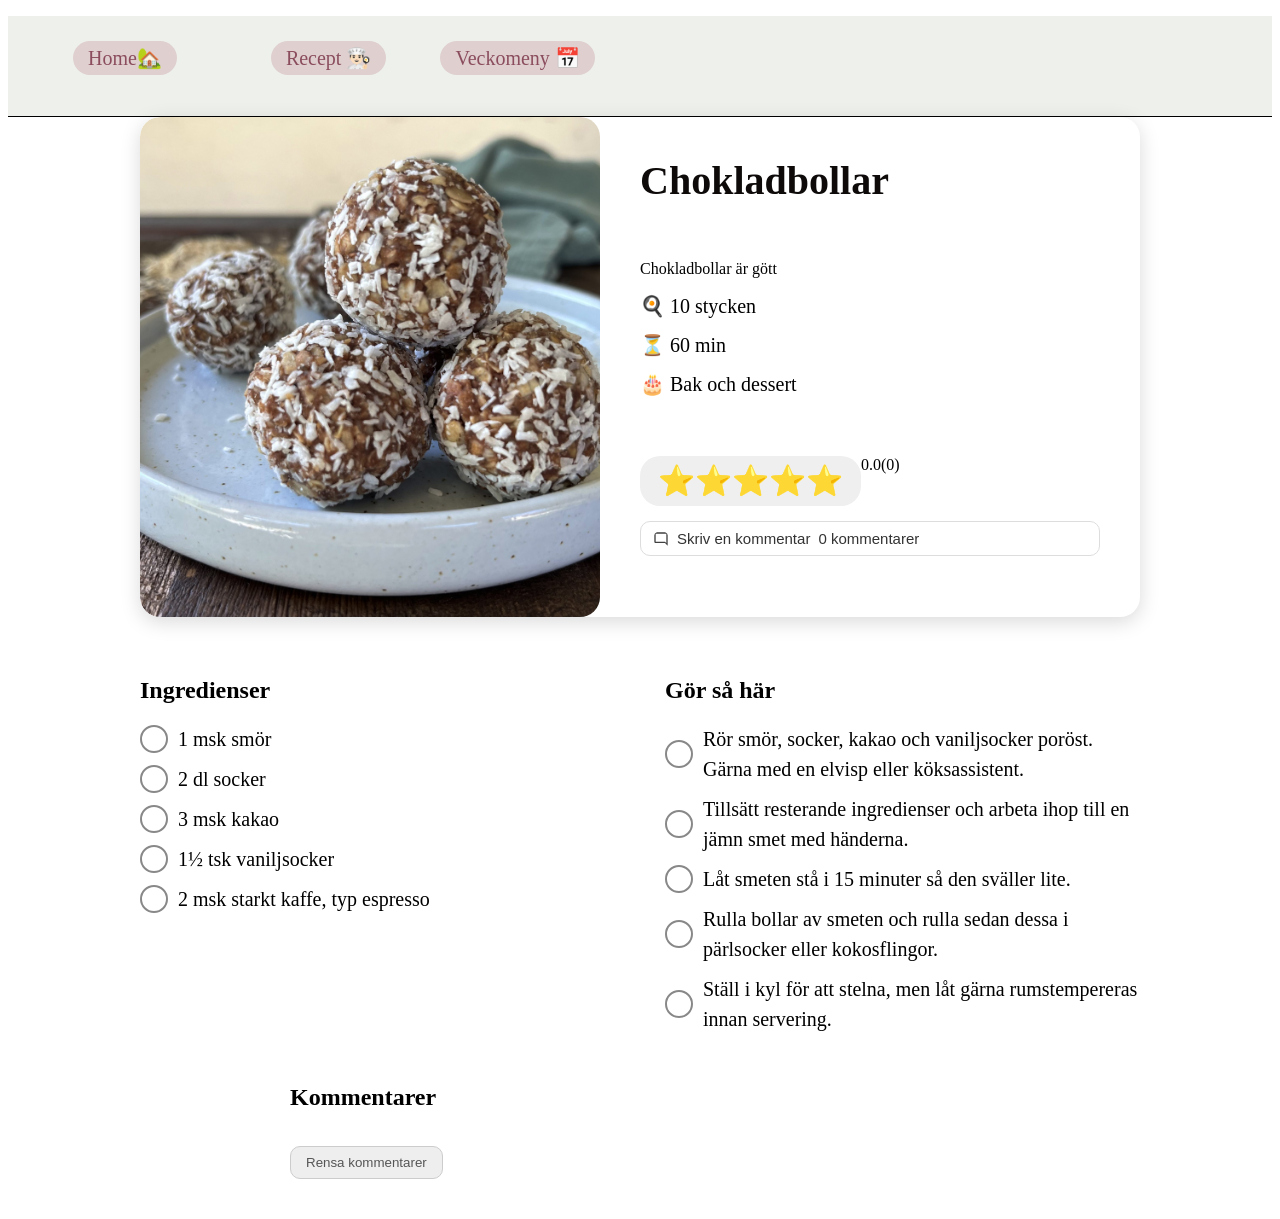
<file: chokladbollar.html>
<!DOCTYPE html>
<html lang="en">
<head>
    <meta charset="UTF-8">
    <meta name="viewport" content="width=device-width, initial-scale=1.0">
    <title>Document</title>
    <link rel="stylesheet" href="css/chokladbollar.css">
    <link rel="stylesheet" href="https://cdnjs.cloudflare.com/ajax/libs/font-awesome/4.7.0/css/font-awesome.min.css">
    <link rel="stylesheet" href="https://fonts.google.com/specimen/Open+Sans">
</head>
  <nav class="nav-recept">
  <ol>
     <li class="li-recept">
                    <a href="index.html" class="nav-a">Home🏡</a></li>
                <li class="li-recept">
    <li class="li-recept"><a href="recept.html" class="nav-a">Recept 👨🏻‍🍳</a></li>
    <li class="li-recept"><a href="nyhetsbrev.html" class="nav-a">Veckomeny 📅</a></li>
   
    
               
  </ol>
  
</nav>


<body>

   <div class="widget-container">

    <div class="widget-left">
        <img
            src="bilder/recept-chokladboll-scaled.jpg"
            alt="Chokladbollar"
            class="widget-image"
        >
    </div>

    <div class="widget-right">

        <h1 class="widget-h1">Chokladbollar</h1>
        <p>Chokladbollar är gött</p>

        <div class="widget-info">
            <div class="widget-emoji">🍳 10 stycken</div>
            <div class="widget-emoji">⏳ 60 min</div>
            <div class="widget-emoji">🎂 Bak och dessert</div>
        </div>
      
      <div class="rating">
    <button class="open" id="open">
        ⭐⭐⭐⭐⭐
    </button>

    <span id="rating-average">0.0</span>
    <span id="rating-count">(0)</span>
</div>
  
  <button class="comment-btn" id="comment-btn">
    <img
        src="bilder/comment-bubble.svg"
        width="16"
        height="16"
        alt=""
    >

    <span>Skriv en kommentar</span>

    <span id="comment-count">0 kommentarer</span>
</button>
        

</div>    <div class="comment-modal" id="comment-modal">
 <div class="comment-modal-inner">

        <h2>Skriv en kommentar</h2>

        <label class="label-comment" for="comment-area">
            Din kommentar
        </label>

        <textarea
            class="comment-area"
            id="comment-area"
            placeholder="Skriv en kommentar..."
        ></textarea>

        <div class="comment-actions">
            <button class="comment-cancel" id="comment-cancel">
                Avbryt
            </button>

            <button class="comment-submit" id="comment-submit">
                Skicka
            </button>
        </div>

        <p class="comment-message" id="comment-message"></p>

    </div>
   

</div>


           </div>
        </div>

        <div class="modal" id="modal">
          <div class="rating-options">
            <div class="rating-div">
            <h2>Sätt betyg</h2>
          <button type="button" data-rating="1">⭐</button>
    <button type="button" data-rating="2">⭐⭐</button>
    <button type="button" data-rating="3">⭐⭐⭐</button>
    <button type="button" data-rating="4">⭐⭐⭐⭐</button>
    <button type="button" data-rating="5">⭐⭐⭐⭐⭐</button>
    <button class="close" id="close" >Avbryt</button>
    
     <button class="submit-rating" id="submit-rating">
    Sätt betyg
</button>

<div class="rating-message" id="rating-message"></div>

    </div>
</div>

        </div>
        
    </div>
    

</div>

<div class="recipe-content">

    <section class="ingredients">
        <h2>Ingredienser</h2>

        <label class="ingredient">
            <input type="checkbox">
            <span class="checkmark"></span>
            <span class="ingredient-text">1 msk smör</span>
        </label>

        <label class="ingredient">
            <input type="checkbox">
            <span class="checkmark"></span>
            <span class="ingredient-text">2 dl socker</span>
        </label>

        <label class="ingredient">
            <input type="checkbox">
            <span class="checkmark"></span>
            <span class="ingredient-text">3 msk kakao</span>
        </label>
        
        <label class="ingredient">
            <input type="checkbox">
            <span class="checkmark"></span>
            <span class="ingredient-text">1½ tsk vaniljsocker</span>
        </label>
        <label class="ingredient">
            <input type="checkbox">
            <span class="checkmark"></span>
            <span class="ingredient-text">2 msk starkt kaffe, typ espresso</span>
        </label>
    </section>


    
      <section class="ingredients">
        <h2>Gör så här</h2>

        <label class="ingredient">
            <input type="checkbox">
            <span class="checkmark"></span>
            <span class="ingredient-text">Rör smör, socker, kakao och vaniljsocker poröst. Gärna med en elvisp eller köksassistent. </span>
        </label>

        <label class="ingredient">
            <input type="checkbox">
            <span class="checkmark"></span>
            <span class="ingredient-text">Tillsätt resterande ingredienser och arbeta ihop till en jämn smet med händerna.</span>
        </label>

        <label class="ingredient">
            <input type="checkbox">
            <span class="checkmark"></span>
            <span class="ingredient-text">Låt smeten stå i 15 minuter så den sväller lite. </span>
        </label>
        
        <label class="ingredient">
            <input type="checkbox">
            <span class="checkmark"></span>
            <span class="ingredient-text">Rulla bollar av smeten och rulla sedan dessa i pärlsocker eller kokosflingor. </span>
        </label>
        <label class="ingredient">
            <input type="checkbox">
            <span class="checkmark"></span>
            <span class="ingredient-text">Ställ i kyl för att stelna, men låt gärna rumstempereras innan servering. </span>
        </label>
    </section>

</div>

<section class="comments-section">

    <h2>Kommentarer</h2>

    <div id="comments-list"></div>


    <button class="clear-comments" id="clear-comments">
        Rensa kommentarer
    </button>

</section>

<script src="chokladbollar.js"></script>
</body>
</html>
</file>
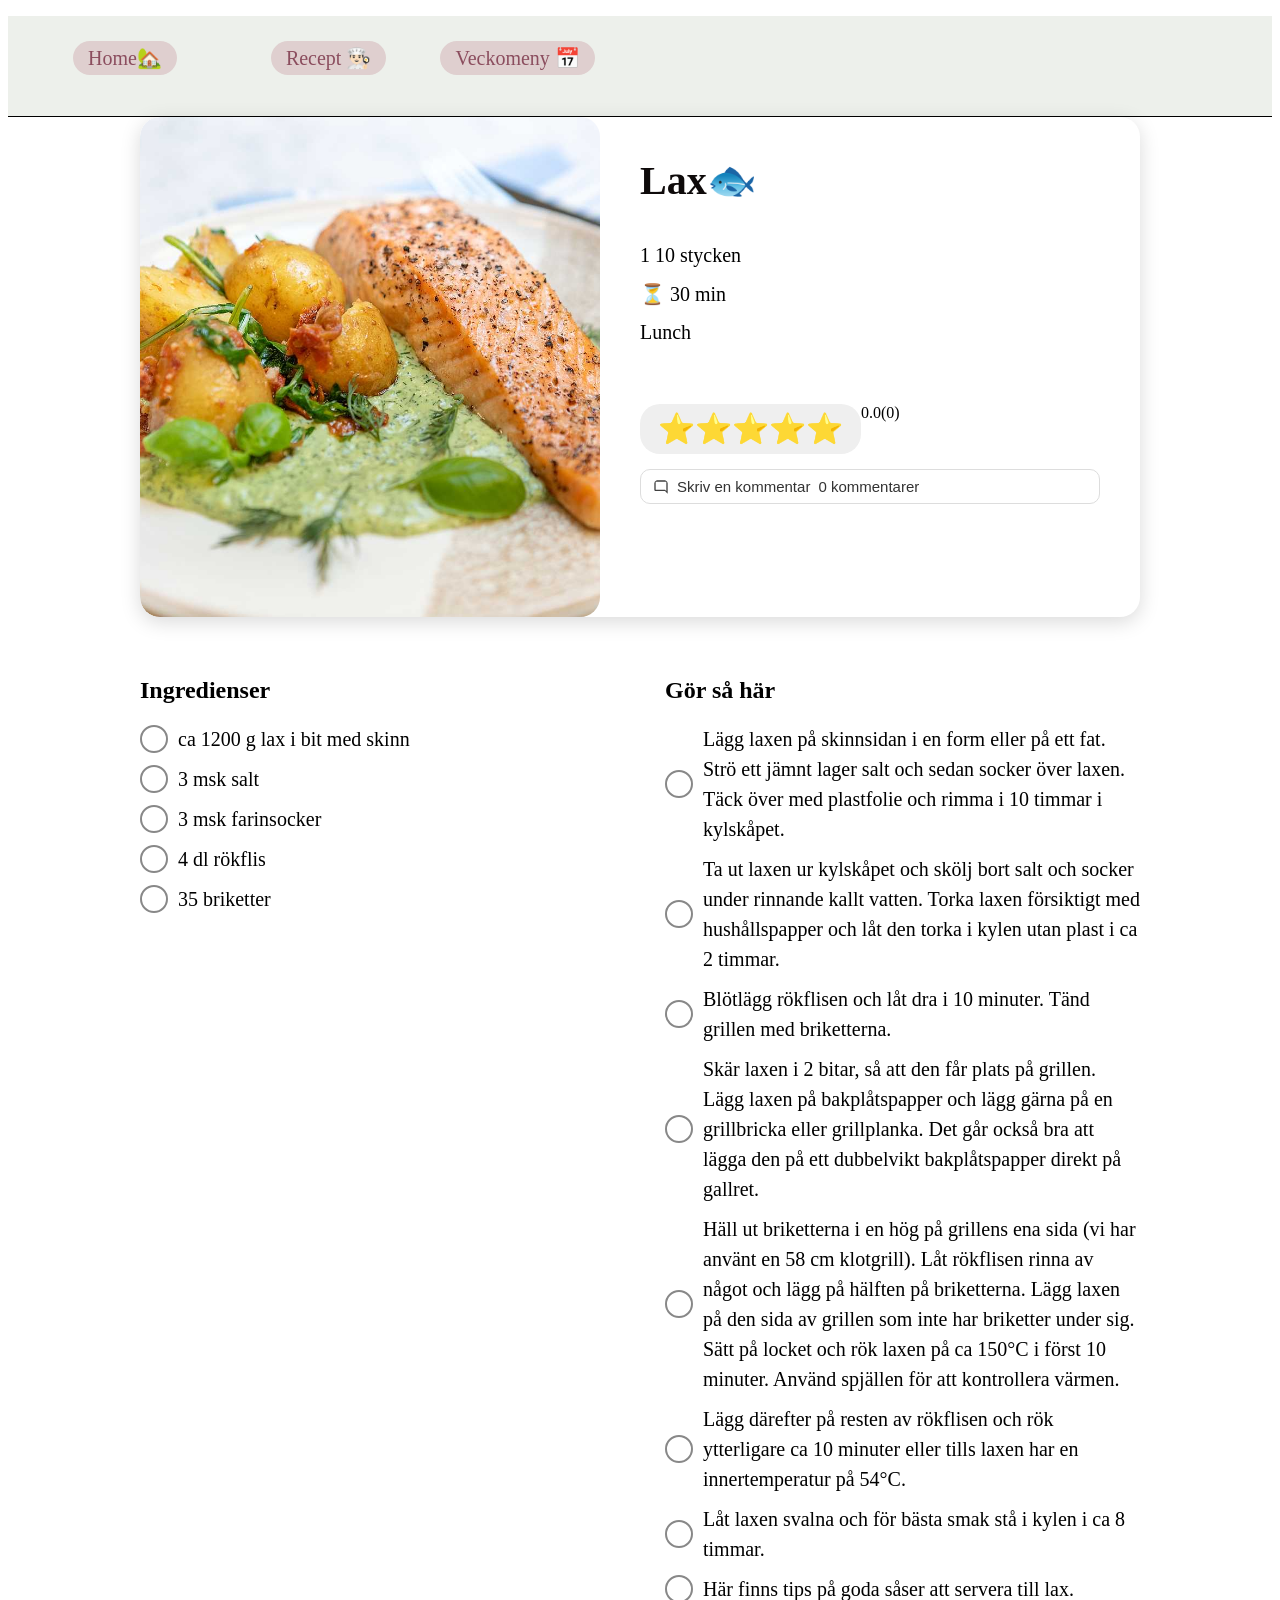
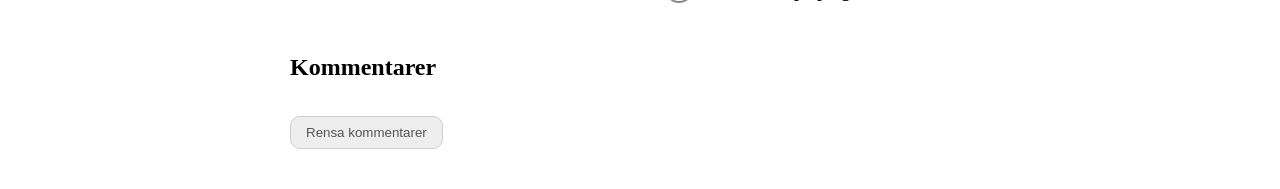
<file: lax.html>
<!DOCTYPE html>
<html lang="en">
<head>
    <meta charset="UTF-8">
    <meta name="viewport" content="width=device-width, initial-scale=1.0">
    <title>Document</title>
    <link rel="stylesheet" href="css/chokladbollar.css">
    <link rel="stylesheet" href="https://cdnjs.cloudflare.com/ajax/libs/font-awesome/4.7.0/css/font-awesome.min.css">
    <link rel="stylesheet" href="https://fonts.google.com/specimen/Open+Sans">
</head>
  <nav class="nav-recept">
  <ol>
     <li class="li-recept">
                    <a href="index.html" class="nav-a">Home🏡</a></li>
                <li class="li-recept">
    <li class="li-recept"><a href="recept.html" class="nav-a">Recept 👨🏻‍🍳</a></li>
    <li class="li-recept"><a href="nyhetsbrev.html" class="nav-a">Veckomeny 📅</a></li>
   
    
               
  </ol>
  
</nav>


<body>

   <div class="widget-container">

    <div class="widget-left">
        <img
            src="bilder/grillad-lax-med-ortmajonnas-och-farskpotatis.png.jpg"
            alt="Chokladbollar"
            class="widget-image"
        >
    </div>

    <div class="widget-right">

        <h1 class="widget-h1">Lax🐟</h1>
        

        <div class="widget-info">
            <div class="widget-emoji">1 10 stycken</div>
            <div class="widget-emoji">⏳ 30 min</div>
            <div class="widget-emoji">Lunch</div>
        </div>
      
      <div class="rating">
    <button class="open" id="open">
        ⭐⭐⭐⭐⭐
    </button>

    <span id="rating-average">0.0</span>
    <span id="rating-count">(0)</span>
</div>
  
  <button class="comment-btn" id="comment-btn">
    <img
        src="bilder/comment-bubble.svg"
        width="16"
        height="16"
        alt=""
    >

    <span>Skriv en kommentar</span>

    <span id="comment-count">0 kommentarer</span>
</button>
        

</div>    <div class="comment-modal" id="comment-modal">
 <div class="comment-modal-inner">

        <h2>Skriv en kommentar</h2>

        <label class="label-comment" for="comment-area">
            Din kommentar
        </label>

        <textarea
            class="comment-area"
            id="comment-area"
            placeholder="Skriv en kommentar..."
        ></textarea>

        <div class="comment-actions">
            <button class="comment-cancel" id="comment-cancel">
                Avbryt
            </button>

            <button class="comment-submit" id="comment-submit">
                Skicka
            </button>
        </div>

        <p class="comment-message" id="comment-message"></p>

    </div>
   

</div>


           </div>
        </div>

        <div class="modal" id="modal">
          <div class="rating-options">
            <div class="rating-div">
            <h2>Sätt betyg</h2>
          <button type="button" data-rating="1">⭐</button>
    <button type="button" data-rating="2">⭐⭐</button>
    <button type="button" data-rating="3">⭐⭐⭐</button>
    <button type="button" data-rating="4">⭐⭐⭐⭐</button>
    <button type="button" data-rating="5">⭐⭐⭐⭐⭐</button>
    <button class="close" id="close" >Avbryt</button>
    
     <button class="submit-rating" id="submit-rating">
    Sätt betyg
</button>

<div class="rating-message" id="rating-message"></div>

    </div>
</div>

        </div>
        
    </div>
    

</div>

<div class="recipe-content">

    <section class="ingredients">
        <h2>Ingredienser</h2>

        <label class="ingredient">
            <input type="checkbox">
            <span class="checkmark"></span>
            <span class="ingredient-text">ca 1200 g lax i bit med skinn</span>
        </label>

        <label class="ingredient">
            <input type="checkbox">
            <span class="checkmark"></span>
            <span class="ingredient-text">3 msk salt</span>
        </label>

        <label class="ingredient">
            <input type="checkbox">
            <span class="checkmark"></span>
            <span class="ingredient-text">3 msk farinsocker</span>
        </label>
        
        <label class="ingredient">
            <input type="checkbox">
            <span class="checkmark"></span>
            <span class="ingredient-text">4 dl rökflis</span>
        </label>
        <label class="ingredient">
            <input type="checkbox">
            <span class="checkmark"></span>
            <span class="ingredient-text">35 briketter</span>
        </label>
    </section>


    
      <section class="ingredients">
        <h2>Gör så här</h2>

        <label class="ingredient">
            <input type="checkbox">
            <span class="checkmark"></span>
            <span class="ingredient-text"> Lägg laxen på skinnsidan i en form eller på ett fat. Strö ett jämnt lager salt och sedan socker över laxen. Täck över med plastfolie och rimma i 10 timmar i kylskåpet.</span>
        </label>

        <label class="ingredient">
            <input type="checkbox">
            <span class="checkmark"></span>
            <span class="ingredient-text"> Ta ut laxen ur kylskåpet och skölj bort salt och socker under rinnande kallt vatten. Torka laxen försiktigt med hushållspapper och låt den torka i kylen utan plast i ca 2 timmar.</span>
        </label>

        <label class="ingredient">
            <input type="checkbox">
            <span class="checkmark"></span>
            <span class="ingredient-text">Blötlägg rökflisen och låt dra i 10 minuter. Tänd grillen med briketterna.</span>
        </label>
        
        <label class="ingredient">
            <input type="checkbox">
            <span class="checkmark"></span>
            <span class="ingredient-text">Skär laxen i 2 bitar, så att den får plats på grillen. Lägg laxen på bakplåtspapper och lägg gärna på en grillbricka eller grillplanka. Det går också bra att lägga den på ett dubbelvikt bakplåtspapper direkt på gallret.</span>
        </label>
        <label class="ingredient">
            <input type="checkbox">
            <span class="checkmark"></span>
            <span class="ingredient-text"> Häll ut briketterna i en hög på grillens ena sida (vi har använt en 58 cm klotgrill). Låt rökflisen rinna av något och lägg på hälften på briketterna. Lägg laxen på den sida av grillen som inte har briketter under sig. Sätt på locket och rök laxen på ca 150°C i först 10 minuter. Använd spjällen för att kontrollera värmen.</span>
        </label>
        <label class="ingredient">
            <input type="checkbox">
            <span class="checkmark"></span>
            <span class="ingredient-text"> Lägg därefter på resten av rökflisen och rök ytterligare ca 10 minuter eller tills laxen har en innertemperatur på 54°C.</span>
        </label>
         <label class="ingredient">
            <input type="checkbox">
            <span class="checkmark"></span>
            <span class="ingredient-text"> Låt laxen svalna och för bästa smak stå i kylen i ca 8 timmar.</span>
        </label>
         <label class="ingredient">
            <input type="checkbox">
            <span class="checkmark"></span>
            <span class="ingredient-text">  Här finns tips på goda såser att servera till lax.</span>
        </label>
    </section>

</div>

<section class="comments-section">

    <h2>Kommentarer</h2>

    <div id="comments-list"></div>


    <button class="clear-comments" id="clear-comments">
        Rensa kommentarer
    </button>

</section>

<script src="lax.js"></script>
</body>
</html>
</file>
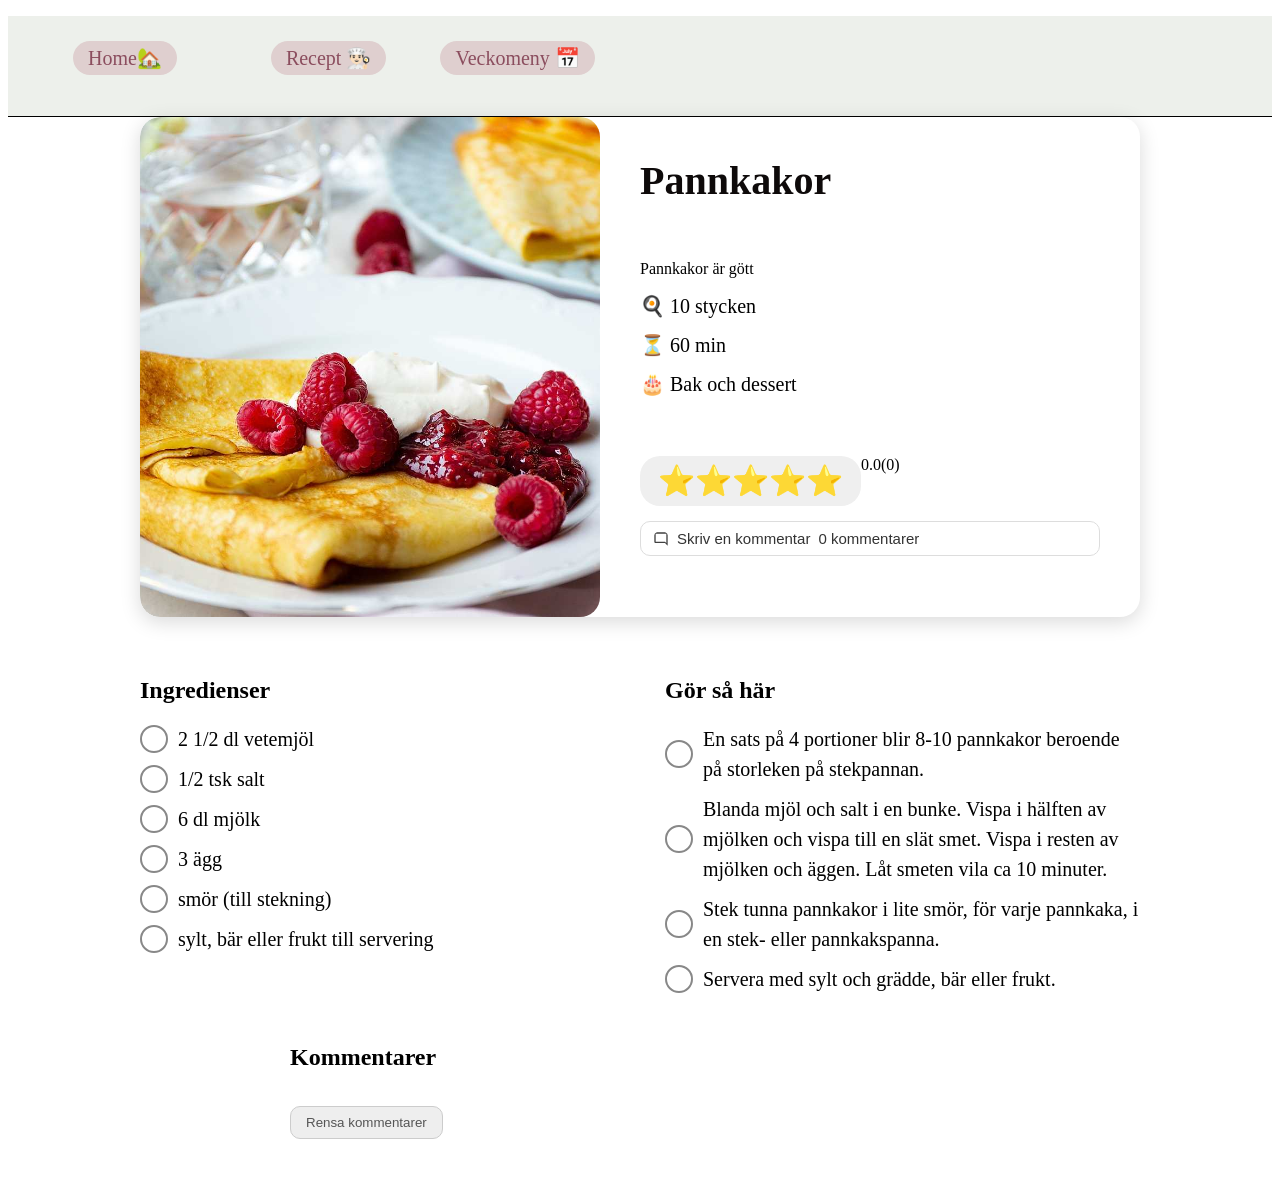
<file: pannkakor.html>
<!DOCTYPE html>
<html lang="en">
<head>
    <meta charset="UTF-8">
    <meta name="viewport" content="width=device-width, initial-scale=1.0">
    <title>Document</title>
    <link rel="stylesheet" href="css/chokladbollar.css">
    <link rel="stylesheet" href="https://cdnjs.cloudflare.com/ajax/libs/font-awesome/4.7.0/css/font-awesome.min.css">
    <link rel="stylesheet" href="https://fonts.google.com/specimen/Open+Sans">
</head>
  <nav class="nav-recept">
  <ol>
     <li class="li-recept">
                    <a href="index.html" class="nav-a">Home🏡</a></li>
                <li class="li-recept">
    <li class="li-recept"><a href="recept.html" class="nav-a">Recept 👨🏻‍🍳</a></li>
    <li class="li-recept"><a href="nyhetsbrev.html" class="nav-a">Veckomeny 📅</a></li>
   
    
               
  </ol>
  
</nav>


<body>

   <div class="widget-container">

    <div class="widget-left">
        <img
            src="bilder/pannkaka-ny.jpg"
            alt="Chokladbollar"
            class="widget-image"
        >
    </div>

    <div class="widget-right">

        <h1 class="widget-h1">Pannkakor</h1>
        <p>Pannkakor är gött</p>

        <div class="widget-info">
            <div class="widget-emoji">🍳 10 stycken</div>
            <div class="widget-emoji">⏳ 60 min</div>
            <div class="widget-emoji">🎂 Bak och dessert</div>
        </div>
      
      <div class="rating">
    <button class="open" id="open">
        ⭐⭐⭐⭐⭐
    </button>

    <span id="rating-average">0.0</span>
    <span id="rating-count">(0)</span>
</div>
  
  <button class="comment-btn" id="comment-btn">
    <img
        src="bilder/comment-bubble.svg"
        width="16"
        height="16"
        alt=""
    >

    <span>Skriv en kommentar</span>

    <span id="comment-count">0 kommentarer</span>
</button>
        

</div>    <div class="comment-modal" id="comment-modal">
 <div class="comment-modal-inner">

        <h2>Skriv en kommentar</h2>

        <label class="label-comment" for="comment-area">
            Din kommentar
        </label>

        <textarea
            class="comment-area"
            id="comment-area"
            placeholder="Skriv en kommentar..."
        ></textarea>

        <div class="comment-actions">
            <button class="comment-cancel" id="comment-cancel">
                Avbryt
            </button>

            <button class="comment-submit" id="comment-submit">
                Skicka
            </button>
        </div>

        <p class="comment-message" id="comment-message"></p>

    </div>
   

</div>


           </div>
        </div>

        <div class="modal" id="modal">
          <div class="rating-options">
            <div class="rating-div">
            <h2>Sätt betyg</h2>
          <button type="button" data-rating="1">⭐</button>
    <button type="button" data-rating="2">⭐⭐</button>
    <button type="button" data-rating="3">⭐⭐⭐</button>
    <button type="button" data-rating="4">⭐⭐⭐⭐</button>
    <button type="button" data-rating="5">⭐⭐⭐⭐⭐</button>
    <button class="close" id="close" >Avbryt</button>
    
     <button class="submit-rating" id="submit-rating">
    Sätt betyg
</button>

<div class="rating-message" id="rating-message"></div>

    </div>
</div>

        </div>
        
    </div>
    

</div>


<div class="recipe-content">

    <section class="ingredients">
        <h2>Ingredienser</h2>

        <label class="ingredient">
            <input type="checkbox">
            <span class="checkmark"></span>
            <span class="ingredient-text">2 1/2 dl vetemjöl</span>
        </label>

        <label class="ingredient">
            <input type="checkbox">
            <span class="checkmark"></span>
            <span class="ingredient-text">1/2 tsk salt</span>
        </label>

        <label class="ingredient">
            <input type="checkbox">
            <span class="checkmark"></span>
            <span class="ingredient-text">6 dl mjölk</span>
        </label>
        
        <label class="ingredient">
            <input type="checkbox">
            <span class="checkmark"></span>
            <span class="ingredient-text">3 ägg</span>
        </label>
        <label class="ingredient">
            <input type="checkbox">
            <span class="checkmark"></span>
            <span class="ingredient-text">smör (till stekning)</span>
        </label>
          <label class="ingredient">
            <input type="checkbox">
            <span class="checkmark"></span>
            <span class="ingredient-text">sylt, bär eller frukt till servering</span>
        </label>
    </section>


    
      <section class="ingredients">
        <h2>Gör så här</h2>

        <label class="ingredient">
            <input type="checkbox">
            <span class="checkmark"></span>
            <span class="ingredient-text">En sats på 4 portioner blir 8-10 pannkakor beroende på storleken på stekpannan. </span>
        </label>

        <label class="ingredient">
            <input type="checkbox">
            <span class="checkmark"></span>
            <span class="ingredient-text">Blanda mjöl och salt i en bunke. Vispa i hälften av mjölken och vispa till en slät smet. Vispa i resten av mjölken och äggen. Låt smeten vila ca 10 minuter.</span>
        </label>

        <label class="ingredient">
            <input type="checkbox">
            <span class="checkmark"></span>
            <span class="ingredient-text">Stek tunna pannkakor i lite smör, för varje pannkaka, i en stek- eller pannkakspanna. </span>
        </label>
        
        <label class="ingredient">
            <input type="checkbox">
            <span class="checkmark"></span>
            <span class="ingredient-text">Servera med sylt och grädde, bär eller frukt.</span>
        </label>
    
    </section>

</div>

<section class="comments-section">

    <h2>Kommentarer</h2>

    <div id="comments-list"></div>


    <button class="clear-comments" id="clear-comments">
        Rensa kommentarer
    </button>

</section>

<script src="pannkakor.js"></script>
</body>
</html>
</file>
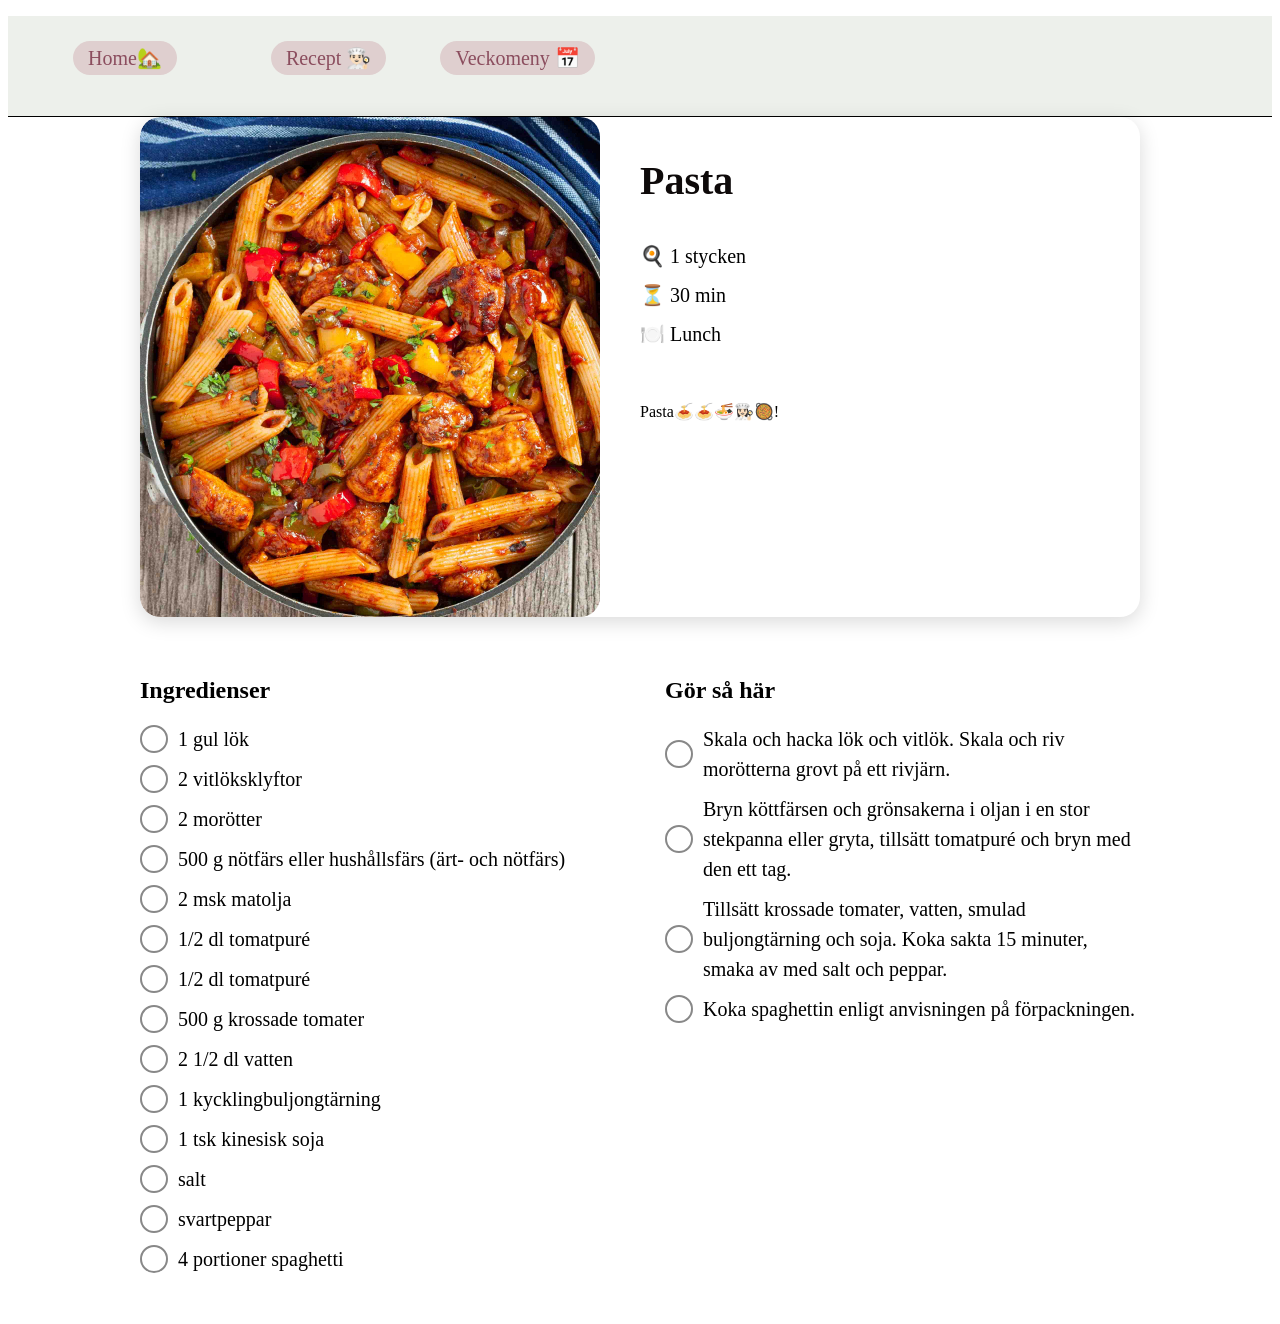
<file: pasta.html>
<!DOCTYPE html>
<html lang="en">
<head>
    <meta charset="UTF-8">
    <meta name="viewport" content="width=device-width, initial-scale=1.0">
    <title>Document</title>
    <link rel="stylesheet" href="chokladbollar.css">
    <link rel="stylesheet" href="https://cdnjs.cloudflare.com/ajax/libs/font-awesome/4.7.0/css/font-awesome.min.css">
    <link rel="stylesheet" href="https://fonts.google.com/specimen/Open+Sans">
</head>
<nav class="nav-recept">
  <ol>
     <li class="li-recept">
                    <a href="index.html" class="nav-a">Home🏡</a></li>
                <li class="li-recept">
    <li class="li-recept"><a href="recept.html" class="nav-a">Recept 👨🏻‍🍳</a></li>
    <li class="li-recept"><a href="nyhetsbrev.html" class="nav-a">Veckomeny 📅</a></li>
   
    
               
  </ol>
  
</nav>
  
<body>

   <div class="widget-container">

    <div class="widget-left">
        <img
            src="bilder/pasta.jpg"
            alt="Pasta"
            class="widget-image"
        >
    </div>

    <div class="widget-right">

        <h1 class="widget-h1">Pasta</h1>

        <div class="widget-info">
            <div class="widget-emoji">🍳 1 stycken</div>
            <div class="widget-emoji">⏳ 30 min</div>
            <div class="widget-emoji">🍽️ Lunch</div>
        </div>

        <p class="widget-description">
            Pasta🍝🍝🍜👩🏻‍🍳🥘!
        </p>

    </div>

</div>

<div class="recipe-content">

    <section class="ingredients">
        <h2>Ingredienser</h2>

        <label class="ingredient">
            <input type="checkbox">
            <span class="checkmark"></span>
            <span class="ingredient-text">1 gul lök</span>
        </label>

        <label class="ingredient">
            <input type="checkbox">
            <span class="checkmark"></span>
            <span class="ingredient-text">2 vitlöksklyftor</span>
        </label>

        <label class="ingredient">
            <input type="checkbox">
            <span class="checkmark"></span>
            <span class="ingredient-text">2 morötter</span>
        </label>
        
        <label class="ingredient">
            <input type="checkbox">
            <span class="checkmark"></span>
            <span class="ingredient-text">500 g nötfärs eller hushållsfärs (ärt- och nötfärs)</span>
        </label>
        <label class="ingredient">
            <input type="checkbox">
            <span class="checkmark"></span>
            <span class="ingredient-text">2 msk matolja</span>
        </label>
          <label class="ingredient">
            <input type="checkbox">
            <span class="checkmark"></span>
            <span class="ingredient-text">1/2 dl tomatpuré</span>
        </label>
        <label class="ingredient">
            <input type="checkbox">
            <span class="checkmark"></span>
            <span class="ingredient-text">1/2 dl tomatpuré</span>
        </label>
        <label class="ingredient">
            <input type="checkbox">
            <span class="checkmark"></span>
            <span class="ingredient-text">500 g krossade tomater</span>
        </label>
        <label class="ingredient">
            <input type="checkbox">
            <span class="checkmark"></span>
            <span class="ingredient-text">2 1/2 dl vatten</span>
        </label>
        <label class="ingredient">
            <input type="checkbox">
            <span class="checkmark"></span>
            <span class="ingredient-text">1 kycklingbuljongtärning</span>
        </label>
         <label class="ingredient">
            <input type="checkbox">
            <span class="checkmark"></span>
            <span class="ingredient-text">1 tsk kinesisk soja</span>
        </label>
         <label class="ingredient">
            <input type="checkbox">
            <span class="checkmark"></span>
            <span class="ingredient-text">salt</span>
        </label>
         <label class="ingredient">
            <input type="checkbox">
            <span class="checkmark"></span>
            <span class="ingredient-text">svartpeppar</span>
        </label>
         <label class="ingredient">
            <input type="checkbox">
            <span class="checkmark"></span>
            <span class="ingredient-text">4 portioner spaghetti</span>
        </label>
    </section>


    
      <section class="ingredients">
        <h2>Gör så här</h2>

        <label class="ingredient">
            <input type="checkbox">
            <span class="checkmark"></span>
            <span class="ingredient-text">Skala och hacka lök och vitlök. Skala och riv morötterna grovt på ett rivjärn.</span>
        </label>

        <label class="ingredient">
            <input type="checkbox">
            <span class="checkmark"></span>
            <span class="ingredient-text">Bryn köttfärsen och grönsakerna i oljan i en stor stekpanna eller gryta, tillsätt tomatpuré och bryn med den ett tag.</span>
        </label>

        <label class="ingredient">
            <input type="checkbox">
            <span class="checkmark"></span>
            <span class="ingredient-text">Tillsätt krossade tomater, vatten, smulad buljongtärning och soja. Koka sakta 15 minuter, smaka av med salt och peppar.</span>
        </label>
        
        <label class="ingredient">
            <input type="checkbox">
            <span class="checkmark"></span>
            <span class="ingredient-text"> Koka spaghettin enligt anvisningen på förpackningen.</span>
        </label>
    
    </section>

</div>

</body>
</html>
</file>
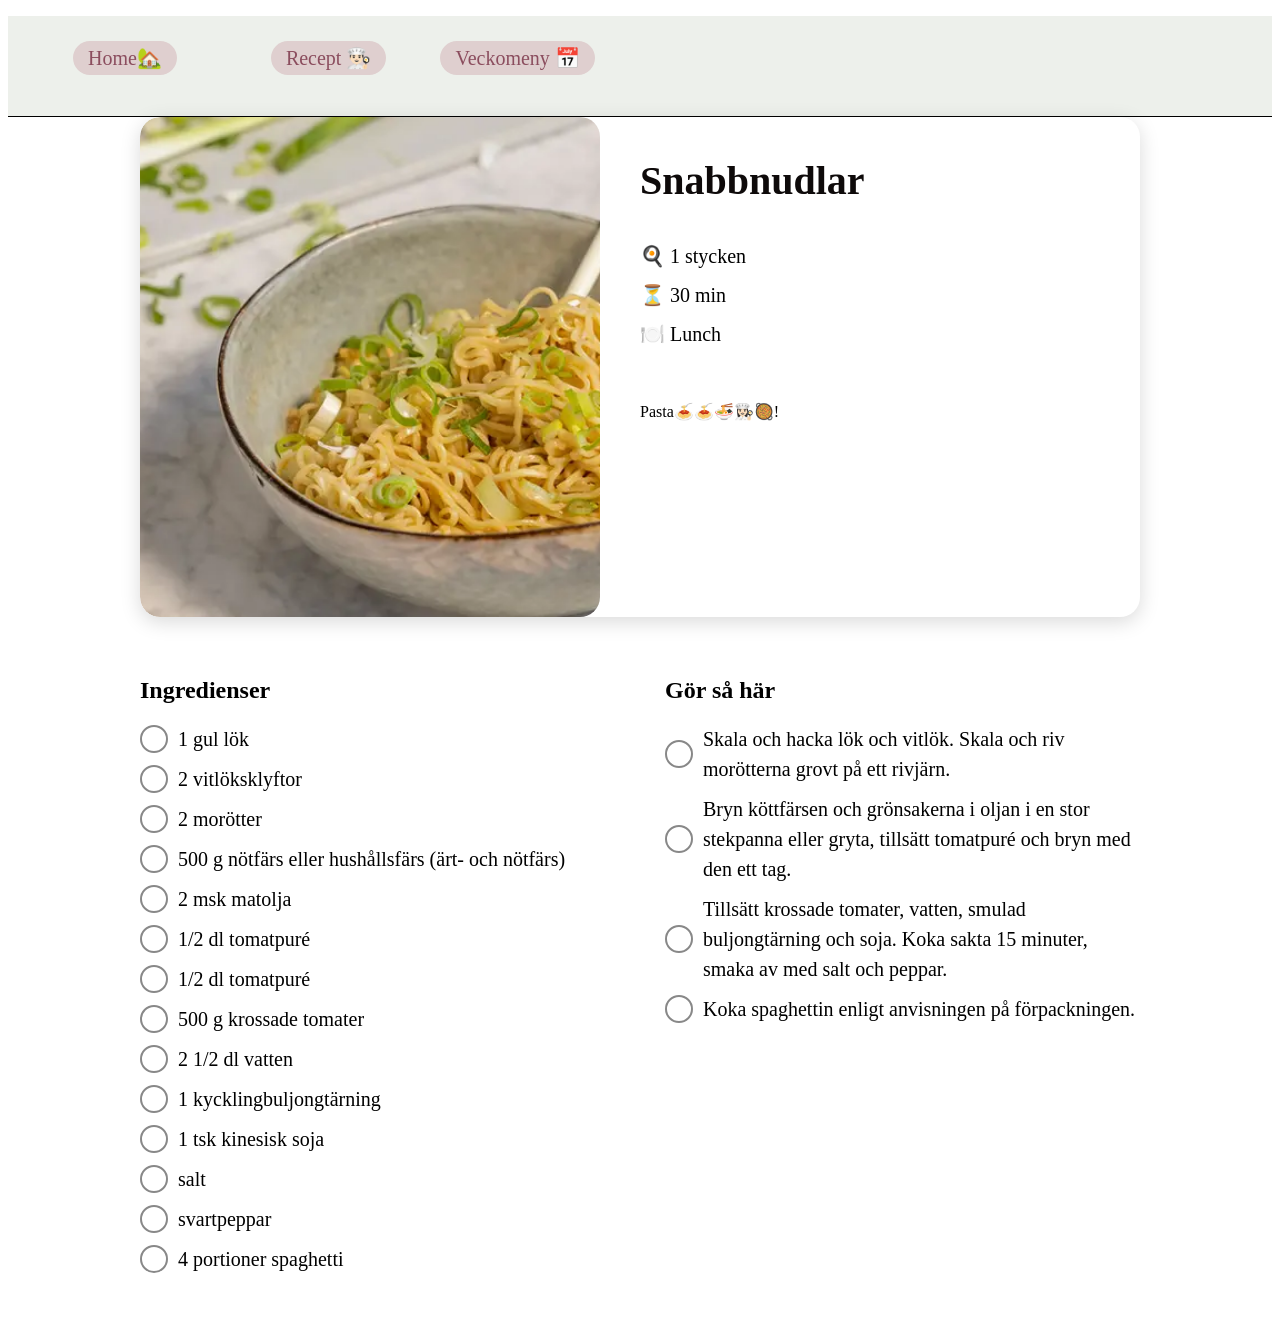
<file: snabbnudlar.html>
<!DOCTYPE html>
<html lang="en">
<head>
    <meta charset="UTF-8">
    <meta name="viewport" content="width=device-width, initial-scale=1.0">
    <title>Document</title>
    <link rel="stylesheet" href="css/chokladbollar.css">
    <link rel="stylesheet" href="https://cdnjs.cloudflare.com/ajax/libs/font-awesome/4.7.0/css/font-awesome.min.css">
    <link rel="stylesheet" href="https://fonts.google.com/specimen/Open+Sans">
</head>
<nav class="nav-recept">
  <ol>
     <li class="li-recept">
                    <a href="index.html" class="nav-a">Home🏡</a></li>
                <li class="li-recept">
    <li class="li-recept"><a href="recept.html" class="nav-a">Recept 👨🏻‍🍳</a></li>
    <li class="li-recept"><a href="nyhetsbrev.html" class="nav-a">Veckomeny 📅</a></li>
   
    
               
  </ol>
  
</nav>
  
<body>

   <div class="widget-container">

    <div class="widget-left">
        <img
            src="bilder/snabbnudlar.jpg"
            alt="Pasta"
            class="widget-image"
        >
    </div>

    <div class="widget-right">

        <h1 class="widget-h1">Snabbnudlar</h1>

        <div class="widget-info">
            <div class="widget-emoji">🍳 1 stycken</div>
            <div class="widget-emoji">⏳ 30 min</div>
            <div class="widget-emoji">🍽️ Lunch</div>
        </div>

        <p class="widget-description">
            Pasta🍝🍝🍜👩🏻‍🍳🥘!
        </p>

    </div>

</div>

<div class="recipe-content">

    <section class="ingredients">
        <h2>Ingredienser</h2>

        <label class="ingredient">
            <input type="checkbox">
            <span class="checkmark"></span>
            <span class="ingredient-text">1 gul lök</span>
        </label>

        <label class="ingredient">
            <input type="checkbox">
            <span class="checkmark"></span>
            <span class="ingredient-text">2 vitlöksklyftor</span>
        </label>

        <label class="ingredient">
            <input type="checkbox">
            <span class="checkmark"></span>
            <span class="ingredient-text">2 morötter</span>
        </label>
        
        <label class="ingredient">
            <input type="checkbox">
            <span class="checkmark"></span>
            <span class="ingredient-text">500 g nötfärs eller hushållsfärs (ärt- och nötfärs)</span>
        </label>
        <label class="ingredient">
            <input type="checkbox">
            <span class="checkmark"></span>
            <span class="ingredient-text">2 msk matolja</span>
        </label>
          <label class="ingredient">
            <input type="checkbox">
            <span class="checkmark"></span>
            <span class="ingredient-text">1/2 dl tomatpuré</span>
        </label>
        <label class="ingredient">
            <input type="checkbox">
            <span class="checkmark"></span>
            <span class="ingredient-text">1/2 dl tomatpuré</span>
        </label>
        <label class="ingredient">
            <input type="checkbox">
            <span class="checkmark"></span>
            <span class="ingredient-text">500 g krossade tomater</span>
        </label>
        <label class="ingredient">
            <input type="checkbox">
            <span class="checkmark"></span>
            <span class="ingredient-text">2 1/2 dl vatten</span>
        </label>
        <label class="ingredient">
            <input type="checkbox">
            <span class="checkmark"></span>
            <span class="ingredient-text">1 kycklingbuljongtärning</span>
        </label>
         <label class="ingredient">
            <input type="checkbox">
            <span class="checkmark"></span>
            <span class="ingredient-text">1 tsk kinesisk soja</span>
        </label>
         <label class="ingredient">
            <input type="checkbox">
            <span class="checkmark"></span>
            <span class="ingredient-text">salt</span>
        </label>
         <label class="ingredient">
            <input type="checkbox">
            <span class="checkmark"></span>
            <span class="ingredient-text">svartpeppar</span>
        </label>
         <label class="ingredient">
            <input type="checkbox">
            <span class="checkmark"></span>
            <span class="ingredient-text">4 portioner spaghetti</span>
        </label>
    </section>


    
      <section class="ingredients">
        <h2>Gör så här</h2>

        <label class="ingredient">
            <input type="checkbox">
            <span class="checkmark"></span>
            <span class="ingredient-text">Skala och hacka lök och vitlök. Skala och riv morötterna grovt på ett rivjärn.</span>
        </label>

        <label class="ingredient">
            <input type="checkbox">
            <span class="checkmark"></span>
            <span class="ingredient-text">Bryn köttfärsen och grönsakerna i oljan i en stor stekpanna eller gryta, tillsätt tomatpuré och bryn med den ett tag.</span>
        </label>

        <label class="ingredient">
            <input type="checkbox">
            <span class="checkmark"></span>
            <span class="ingredient-text">Tillsätt krossade tomater, vatten, smulad buljongtärning och soja. Koka sakta 15 minuter, smaka av med salt och peppar.</span>
        </label>
        
        <label class="ingredient">
            <input type="checkbox">
            <span class="checkmark"></span>
            <span class="ingredient-text"> Koka spaghettin enligt anvisningen på förpackningen.</span>
        </label>
    
    </section>

</div>
<script src="snabbnudlar.js"></script>
</body>
</html>
</file>
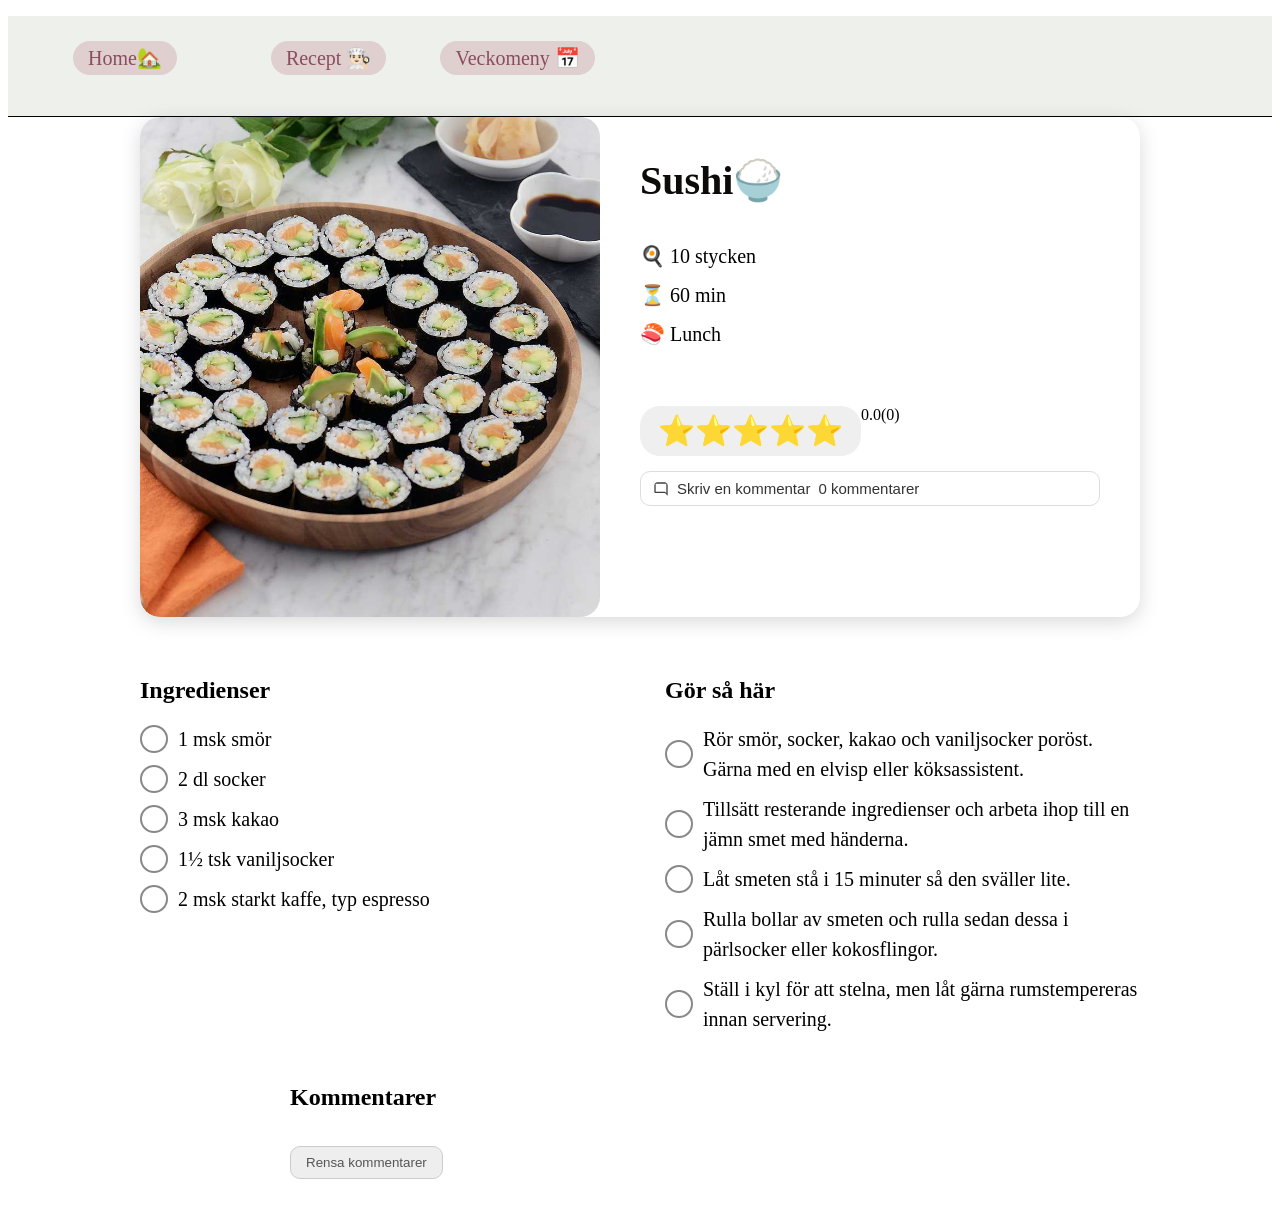
<file: sushi.html>
<!DOCTYPE html>
<html lang="en">
<head>
    <meta charset="UTF-8">
    <meta name="viewport" content="width=device-width, initial-scale=1.0">
    <title>Document</title>
    <link rel="stylesheet" href="css/chokladbollar.css">
    <link rel="stylesheet" href="https://cdnjs.cloudflare.com/ajax/libs/font-awesome/4.7.0/css/font-awesome.min.css">
    <link rel="stylesheet" href="https://fonts.google.com/specimen/Open+Sans">
</head>
  <nav class="nav-recept">
  <ol>
     <li class="li-recept">
                    <a href="index.html" class="nav-a">Home🏡</a></li>
                <li class="li-recept">
    <li class="li-recept"><a href="recept.html" class="nav-a">Recept 👨🏻‍🍳</a></li>
    <li class="li-recept"><a href="nyhetsbrev.html" class="nav-a">Veckomeny 📅</a></li>
   
    
               
  </ol>
  
</nav>


<body>

   <div class="widget-container">

    <div class="widget-left">
        <img
            src="bilder/sushi.jpg"
            alt="Chokladbollar"
            class="widget-image"
        >
    </div>

    <div class="widget-right">

        <h1 class="widget-h1">Sushi🍚</h1>
       
        <div class="widget-info">
            <div class="widget-emoji">🍳 10 stycken</div>
            <div class="widget-emoji">⏳ 60 min</div>
            <div class="widget-emoji">🍣 Lunch</div>
        </div>
      
      <div class="rating">
    <button class="open" id="open">
        ⭐⭐⭐⭐⭐
    </button>

    <span id="rating-average">0.0</span>
    <span id="rating-count">(0)</span>
</div>
  
  <button class="comment-btn" id="comment-btn">
    <img
        src="bilder/comment-bubble.svg"
        width="16"
        height="16"
        alt=""
    >

    <span>Skriv en kommentar</span>

    <span id="comment-count">0 kommentarer</span>
</button>
        

</div>    <div class="comment-modal" id="comment-modal">
 <div class="comment-modal-inner">

        <h2>Skriv en kommentar</h2>

        <label class="label-comment" for="comment-area">
            Din kommentar
        </label>

        <textarea
            class="comment-area"
            id="comment-area"
            placeholder="Skriv en kommentar..."
        ></textarea>

        <div class="comment-actions">
            <button class="comment-cancel" id="comment-cancel">
                Avbryt
            </button>

            <button class="comment-submit" id="comment-submit">
                Skicka
            </button>
        </div>

        <p class="comment-message" id="comment-message"></p>

    </div>
   

</div>


           </div>
        </div>

        <div class="modal" id="modal">
          <div class="rating-options">
            <div class="rating-div">
            <h2>Sätt betyg</h2>
          <button type="button" data-rating="1">⭐</button>
    <button type="button" data-rating="2">⭐⭐</button>
    <button type="button" data-rating="3">⭐⭐⭐</button>
    <button type="button" data-rating="4">⭐⭐⭐⭐</button>
    <button type="button" data-rating="5">⭐⭐⭐⭐⭐</button>
    <button class="close" id="close" >Avbryt</button>
    
     <button class="submit-rating" id="submit-rating">
    Sätt betyg
</button>

<div class="rating-message" id="rating-message"></div>

    </div>
</div>

        </div>
        
    </div>
    

</div>

<div class="recipe-content">

    <section class="ingredients">
        <h2>Ingredienser</h2>

        <label class="ingredient">
            <input type="checkbox">
            <span class="checkmark"></span>
            <span class="ingredient-text">1 msk smör</span>
        </label>

        <label class="ingredient">
            <input type="checkbox">
            <span class="checkmark"></span>
            <span class="ingredient-text">2 dl socker</span>
        </label>

        <label class="ingredient">
            <input type="checkbox">
            <span class="checkmark"></span>
            <span class="ingredient-text">3 msk kakao</span>
        </label>
        
        <label class="ingredient">
            <input type="checkbox">
            <span class="checkmark"></span>
            <span class="ingredient-text">1½ tsk vaniljsocker</span>
        </label>
        <label class="ingredient">
            <input type="checkbox">
            <span class="checkmark"></span>
            <span class="ingredient-text">2 msk starkt kaffe, typ espresso</span>
        </label>
    </section>


    
      <section class="ingredients">
        <h2>Gör så här</h2>

        <label class="ingredient">
            <input type="checkbox">
            <span class="checkmark"></span>
            <span class="ingredient-text">Rör smör, socker, kakao och vaniljsocker poröst. Gärna med en elvisp eller köksassistent. </span>
        </label>

        <label class="ingredient">
            <input type="checkbox">
            <span class="checkmark"></span>
            <span class="ingredient-text">Tillsätt resterande ingredienser och arbeta ihop till en jämn smet med händerna.</span>
        </label>

        <label class="ingredient">
            <input type="checkbox">
            <span class="checkmark"></span>
            <span class="ingredient-text">Låt smeten stå i 15 minuter så den sväller lite. </span>
        </label>
        
        <label class="ingredient">
            <input type="checkbox">
            <span class="checkmark"></span>
            <span class="ingredient-text">Rulla bollar av smeten och rulla sedan dessa i pärlsocker eller kokosflingor. </span>
        </label>
        <label class="ingredient">
            <input type="checkbox">
            <span class="checkmark"></span>
            <span class="ingredient-text">Ställ i kyl för att stelna, men låt gärna rumstempereras innan servering. </span>
        </label>
    </section>

</div>

<section class="comments-section">

    <h2>Kommentarer</h2>

    <div id="comments-list"></div>


    <button class="clear-comments" id="clear-comments">
        Rensa kommentarer
    </button>

</section>

<script src="sushi.js"></script>
</body>
</html>
</file>
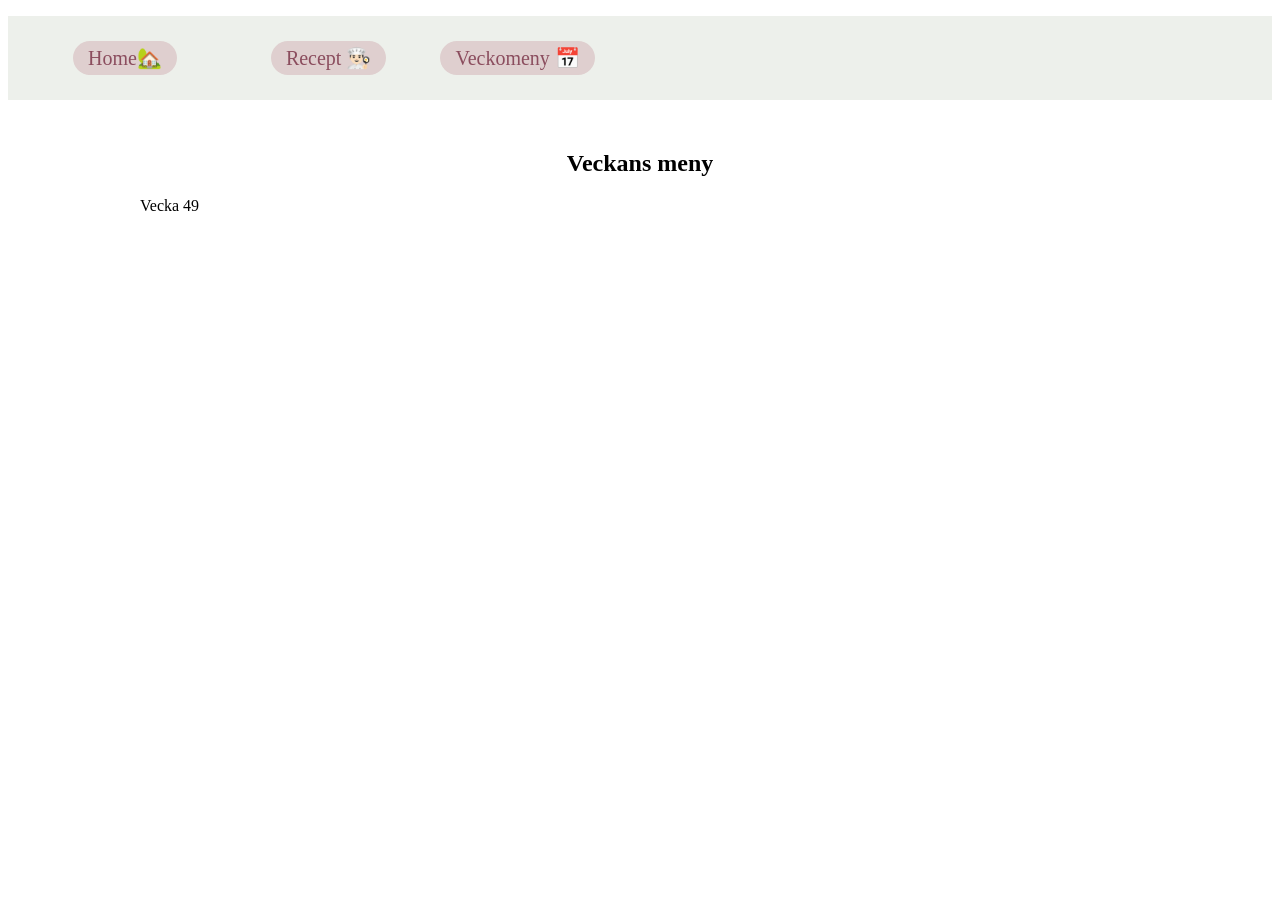
<file: veckomeny.html>
<!DOCTYPE html>
<html lang="en">
<head>
    <meta charset="UTF-8">
    <meta name="viewport" content="width=device-width, initial-scale=1.0">
    <title>Veckomeny</title>
    <link rel="stylesheet" href="css/veckomeny.css">
</head>
<body>
          <nav class="nav-recept">
  <ol>
     <li class="li-recept">
                    <a href="index.html" class="nav-a">Home🏡</a></li>
                <li class="li-recept">
    <li class="li-recept"><a href="recept.html" class="nav-a">Recept 👨🏻‍🍳</a></li>
    <li class="li-recept"><a href="veckomeny.html" class="nav-a">Veckomeny 📅</a></li>

   
    

  </ol>
  
</nav>
    <section class="weekly-menu">
    <h2>Veckans meny</h2>

    <p>
        Vecka <span id="week-number"></span>
    </p>

    <div id="menu-widget"></div>
</section>

    <script src="veckomeny.js"></script>
    
</body>
</html>
</file>
<file: css/chokladbollar.css>
.nav-recept{
    border-bottom: 1px solid black;
    background-color: #edf0eb;
}

.form-recept{
    border-radius: 5px;
}

.search-box{
    position: relative;
  width: 400px;

}

.navbar{
    background: #57b54a;
    font-family: Poppins;
    padding-right: 15px;
    padding-left: 15px;
    color:white;
    height: 50px;
}

.navdiv{
    display: flex;
    align-items: center;
    justify-content: space-between;
}

.navbar li{
    list-style: none;
    display: inline-block;
    
}

.ingredient {
    display: flex;
    align-items: center;
    gap: 10px;

    cursor: pointer;

    font-size: 20px;
    margin: 10px 0;
}


.ingredient input {
    display: none;
}


.checkmark {
    width: 24px;
    height: 24px;
    flex-shrink: 0;

    border: 2px solid #888;
    border-radius: 50%;

    display: flex;
    align-items: center;
    justify-content: center;

    transition: 0.2s;
}


.ingredient input:checked + .checkmark {
    background-color: #274e02;
    border-color: #274e02;
}

.ingredient input:checked + .checkmark::after {
    content: "✓";
    color: white;
    font-size: 18px;

    animation: checkAnimation 0.2s ease;
}

.ingredient input:checked ~ .ingredient-text {
    text-decoration: line-through;
    opacity: 0.5;
}

@keyframes checkAnimation {
    0% {
        transform: scale(0);
    }

    70% {
        transform: scale(1.2);
    }

    100% {
        transform: scale(1);
    }
}

.navbar{
    background: #57b54a;
    font-family: Poppins;
    padding-right: 15px;
    padding-left: 15px;
    color:white
}





.navdiv{
    display: flex;
    align-items: center;
    justify-content: space-between;
}

.navbar li{
    list-style: none;
    display: inline-block;
    
}

.widget-container {
    display: flex;

    width: 1000px;
    min-height: 500px;

    margin: 0 auto;

    background-color: white;

    border-radius: 20px;
    overflow: hidden;

    box-shadow: 0 5px 20px rgba(0, 0, 0, 0.15);
}

.widget-image{
    width:600px;
    border-radius: 20px;
}

.widget-left {
    width: 50%;
}

.widget-image {
    width: 100%;
    height: 100%;
    object-fit: cover;
    display: block;
}

.widget-right {
    width: 50%;

    padding: 40px;

    display: flex;
    flex-direction: column;
    justify-content: flex-start;
}

.widget-h1 {
    margin: 0 0 40px 0;

    color: rgb(14, 10, 10);
    font-size: 40px;
    font-family: "Roboto Serif", Georgia;
}

.widget-info {
    display: flex;
    flex-direction: column;
    gap: 15px;

    margin-bottom: 40px;
}

.widget-emoji {
    font-size: 20px;
}

.li-recept {
  list-style-type: none;
  margin: 10px;
  padding: 10px;
  display: inline-block;
  justify-content: center;
  align-items: center;
 
}

.search-container {
    display: flex;
    justify-content: center;
    align-items: center;
    margin-top: 20px;
}

.search-btn{
  border-radius:5px;
  color: white;
}

.nav-a{
     display: inline-block;
    padding: 5px 15px;
    margin: 5px;

    background-color: rgb(223, 207, 207);
    color: rgb(139, 77, 94);

    text-decoration: none;
    font-size: 20px;
    border-radius: 20px;

}


.recipe-content {
    display: grid;
    grid-template-columns: 1fr 1fr;
    gap: 50px;

    max-width: 1000px;
    margin: 40px auto;
}

.instruction input:checked + label {
    text-decoration: line-through;
    opacity: 0.5;
}


.instruction input:checked + label {
    text-decoration: line-through;
    opacity: 0.5;
}

.ingredient-text {
    line-height: 1.5;
}

.star{
    font-size: 30px;
    color: #bbc528;
    cursor: pointer;
}

.stars{
    display: flex;
    flex-direction: row;
    margin-top: 20px;
}

.rating{
    display: flex;
    
    margin-top: 20px;
}

ul{
    list-style: none;
}
.modal {
    opacity: 0;
    visibility: hidden;

    position: fixed;
    inset: 0;
    color:white;
    display: flex;
    align-items: center;
    justify-content: center;

    background-color: rgba(0, 0, 0, 0.4);

    transition: opacity 0.3s ease, visibility 0.3s ease;

    z-index: 999;
}



.modal.open {
    opacity: 1;
    visibility: visible;
}

.modal-inner {
    width: 320px;
    padding: 30px;

    background-color: white;
    border-radius: 20px;

    box-shadow: 0 5px 20px rgba(0, 0, 0, 0.25);

    text-align: center;
}
.rating-options {
    display: flex;
    flex-direction: column;
    align-items: center;
    gap: 10px;

    margin: 20px 0;
}

.rating-options button {
    width: auto;
    min-width: 0;
    padding: 5px 10px;

    background: transparent;
    border: none;
    box-shadow: none;

    color: #cfab55;
    font-size: 20px;

    cursor: pointer;
}

.close {
    margin-top: 10px;

    width: 120px;

    border-radius: 10px;
    background-color: #eee;
    color: rgb(138, 105, 65);
}

.close:hover {
    color: #a7580f;
}



.rating-div h2 {
    margin: 0 0 20px 0;
    text-align: center;
    color:black;
}

.rating-options button:hover {
    transform: scale(1.05);
    background-color: #fff8e7;
}

.rating-div {
    width: 280px;
    min-height: 250px;

    padding: 25px;

    background-color: white;
    border-radius: 20px;

    display: flex;
    flex-direction: column;
    align-items: center;
    justify-content: center;
}

.rating-actions {
    display: flex;
    flex-direction: column;
    align-items: center;
    gap: 8px;
}

.close,
.submit-rating {
    width: 120px;
    padding: 8px 15px;
    border-radius: 10px;
}

.close {
    background-color: #eee;
    color: rgb(138, 105, 65);
}

.submit-rating {
    background-color: rgb(138, 105, 65);
    color: rgb(153, 113, 113);
}

.close:hover,
.submit-rating:hover {
    opacity: 0.85;
}

.open {
    display: inline-flex;
    align-items: center;
    justify-content: center;

    width: auto;
    height: auto;

    padding: 10px 18px;

    
    border: none;
    border-radius: 20px;

    color: #e6a817 !important;
    font-size: 30px !important;
    line-height: 1;

    cursor: pointer;
}

.open:hover,
.open:focus-visible {
    border-color: #a7a7a7;
    outline: none;
    box-shadow: 0 0 0 3px rgba(247, 181, 0, 0.2);
}

.big-star {
    display: flex;
    align-items: center;
    justify-content: center;
}
.rating-message {
    margin-top: 15px;
    font-size: 16px;
    color: #4d7c0f;

    opacity: 0;
    transition: opacity 0.3s ease;
}

.rating-message.show {
    opacity: 1;
}
.comment-btn {
    display: inline-flex;
    align-items: center;
    gap: 8px;

    width: auto;

    margin-top: 15px;
    padding: 8px 12px;
    

    background: white;
    border: 1px solid #ddd;
    border-radius: 10px;

    font-size: 15px;
    color: #333;

    cursor: pointer;
}

.comment-modal {
    position: fixed;
    inset: 0;

    display: flex;
    align-items: center;
    justify-content: center;

    background-color: rgba(0, 0, 0, 0.4);

    opacity: 0;
    visibility: hidden;

    transition: opacity 0.3s ease, visibility 0.3s ease;

    z-index: 1000;
}

.comment-modal.open {
    opacity: 1;
    visibility: visible;
}

.comment-modal-inner {
    width: 320px;

    padding: 30px;

    background-color: white;
    border-radius: 20px;

    box-shadow: 0 5px 20px rgba(0, 0, 0, 0.25);
}

.label-comment {
    display: block;

    margin-bottom: 8px;

    font-size: 20px;
    font-weight: 600;
}

.comment-area {
    width: 100%;
    min-height: 140px;

    padding: 12px;

    box-sizing: border-box;

    border: 1px solid #ccc;
    border-radius: 10px;

    font-family: inherit;
    font-size: 16px;

    resize: vertical;
}

.comment-area:focus {
    outline: none;
    border-color: #8a6941;
}

.comment-actions {
    display: flex;
    justify-content: flex-end;
    gap: 10px;

    margin-top: 15px;
}

.comment-cancel,
.comment-submit {
    width: auto;

    padding: 8px 16px;

    border-radius: 10px;
}

.comment-cancel {
    background-color: #eee;
    color: #444;
}

.comment-submit {
    background-color: #8a6941;
    color: rgb(15, 11, 11);
}
.comment-message {
    margin-top: 15px;

    text-align: center;

    color: #4d7c0f;
}

.span{
    color:black;
}

.comments-section {
    max-width: 700px;
    margin: 40px auto;
}

.comments-section h2 {
    margin-bottom: 20px;
}

.comment {
    padding: 15px 20px;
    margin-bottom: 12px;

    background-color: #f5f5f5;
    border-radius: 12px;

    font-size: 16px;
}

.clear-comments {
    margin-top: 15px;
    padding: 8px 15px;

    background-color: #eee;
    color: #555;

    border: 1px solid #ccc;
    border-radius: 10px;

    cursor: pointer;
}

.clear-comments:hover {
    background-color: #ddd;
}


@media (max-width: 768px) {
    .recipe-content {
        grid-template-columns: 1fr;
    }
}
</file>
<file: chokladbollar.css>
.nav-recept{
    border-bottom: 1px solid black;
    background-color: #edf0eb;
}

.form-recept{
    border-radius: 5px;
}

.search-box{
    position: relative;
  width: 400px;

}

.navbar{
    background: #57b54a;
    font-family: Poppins;
    padding-right: 15px;
    padding-left: 15px;
    color:white;
    height: 50px;
}

.navdiv{
    display: flex;
    align-items: center;
    justify-content: space-between;
}

.navbar li{
    list-style: none;
    display: inline-block;
    
}

.ingredient {
    display: flex;
    align-items: center;
    gap: 10px;

    cursor: pointer;

    font-size: 20px;
    margin: 10px 0;
}


.ingredient input {
    display: none;
}


.checkmark {
    width: 24px;
    height: 24px;
    flex-shrink: 0;

    border: 2px solid #888;
    border-radius: 50%;

    display: flex;
    align-items: center;
    justify-content: center;

    transition: 0.2s;
}


.ingredient input:checked + .checkmark {
    background-color: #274e02;
    border-color: #274e02;
}

.ingredient input:checked + .checkmark::after {
    content: "✓";
    color: white;
    font-size: 18px;

    animation: checkAnimation 0.2s ease;
}

.ingredient input:checked ~ .ingredient-text {
    text-decoration: line-through;
    opacity: 0.5;
}

@keyframes checkAnimation {
    0% {
        transform: scale(0);
    }

    70% {
        transform: scale(1.2);
    }

    100% {
        transform: scale(1);
    }
}

.navbar{
    background: #57b54a;
    font-family: Poppins;
    padding-right: 15px;
    padding-left: 15px;
    color:white
}





.navdiv{
    display: flex;
    align-items: center;
    justify-content: space-between;
}

.navbar li{
    list-style: none;
    display: inline-block;
    
}

.widget-container {
    display: flex;

    width: 1000px;
    min-height: 500px;

    margin: 0 auto;

    background-color: white;

    border-radius: 20px;
    overflow: hidden;

    box-shadow: 0 5px 20px rgba(0, 0, 0, 0.15);
}

.widget-image{
    width:600px;
    border-radius: 20px;
}

.widget-left {
    width: 50%;
}

.widget-image {
    width: 100%;
    height: 100%;
    object-fit: cover;
    display: block;
}

.widget-right {
    width: 50%;

    padding: 40px;

    display: flex;
    flex-direction: column;
    justify-content: flex-start;
}

.widget-h1 {
    margin: 0 0 40px 0;

    color: rgb(14, 10, 10);
    font-size: 40px;
    font-family: "Roboto Serif", Georgia;
}

.widget-info {
    display: flex;
    flex-direction: column;
    gap: 15px;

    margin-bottom: 40px;
}

.widget-emoji {
    font-size: 20px;
}

.li-recept {
  list-style-type: none;
  margin: 10px;
  padding: 10px;
  display: inline-block;
  justify-content: center;
  align-items: center;
 
}

.search-container {
    display: flex;
    justify-content: center;
    align-items: center;
    margin-top: 20px;
}

.search-btn{
  border-radius:5px;
  color: white;
}

.nav-a{
     display: inline-block;
    padding: 5px 15px;
    margin: 5px;

    background-color: rgb(223, 207, 207);
    color: rgb(139, 77, 94);

    text-decoration: none;
    font-size: 20px;
    border-radius: 20px;

}


.recipe-content {
    display: grid;
    grid-template-columns: 1fr 1fr;
    gap: 50px;

    max-width: 1000px;
    margin: 40px auto;
}

.instruction input:checked + label {
    text-decoration: line-through;
    opacity: 0.5;
}


.instruction input:checked + label {
    text-decoration: line-through;
    opacity: 0.5;
}

.ingredient-text {
    line-height: 1.5;
}

.star{
    font-size: 30px;
    color: #bbc528;
    cursor: pointer;
}

.stars{
    display: flex;
    flex-direction: row;
    margin-top: 20px;
}

.rating{
    display: flex;
    
    margin-top: 20px;
}

ul{
    list-style: none;
}
.modal {
    opacity: 0;
    visibility: hidden;

    position: fixed;
    inset: 0;
    color:white;
    display: flex;
    align-items: center;
    justify-content: center;

    background-color: rgba(0, 0, 0, 0.4);

    transition: opacity 0.3s ease, visibility 0.3s ease;

    z-index: 999;
}



.modal.open {
    opacity: 1;
    visibility: visible;
}

.modal-inner {
    width: 320px;
    padding: 30px;

    background-color: white;
    border-radius: 20px;

    box-shadow: 0 5px 20px rgba(0, 0, 0, 0.25);

    text-align: center;
}
.rating-options {
    display: flex;
    flex-direction: column;
    align-items: center;
    gap: 10px;

    margin: 20px 0;
}

.rating-options button {
    width: auto;
    min-width: 0;
    padding: 5px 10px;

    background: transparent;
    border: none;
    box-shadow: none;

    color: #cfab55;
    font-size: 20px;

    cursor: pointer;
}

.close {
    margin-top: 10px;

    width: 120px;

    border-radius: 10px;
    background-color: #eee;
    color: rgb(138, 105, 65);
}

.close:hover {
    color: #a7580f;
}



.rating-div h2 {
    margin: 0 0 20px 0;
    text-align: center;
    color:black;
}

.rating-options button:hover {
    transform: scale(1.05);
    background-color: #fff8e7;
}

.rating-div {
    width: 280px;
    min-height: 250px;

    padding: 25px;

    background-color: white;
    border-radius: 20px;

    display: flex;
    flex-direction: column;
    align-items: center;
    justify-content: center;
}

.rating-actions {
    display: flex;
    flex-direction: column;
    align-items: center;
    gap: 8px;
}

.close,
.submit-rating {
    width: 120px;
    padding: 8px 15px;
    border-radius: 10px;
}

.close {
    background-color: #eee;
    color: rgb(138, 105, 65);
}

.submit-rating {
    background-color: rgb(138, 105, 65);
    color: rgb(153, 113, 113);
}

.close:hover,
.submit-rating:hover {
    opacity: 0.85;
}

.open {
    display: inline-flex;
    align-items: center;
    justify-content: center;

    width: auto;
    height: auto;

    padding: 10px 18px;

    
    border: none;
    border-radius: 20px;

    color: #e6a817 !important;
    font-size: 30px !important;
    line-height: 1;

    cursor: pointer;
}

.open:hover,
.open:focus-visible {
    border-color: #a7a7a7;
    outline: none;
    box-shadow: 0 0 0 3px rgba(247, 181, 0, 0.2);
}

.big-star {
    display: flex;
    align-items: center;
    justify-content: center;
}
.rating-message {
    margin-top: 15px;
    font-size: 16px;
    color: #4d7c0f;

    opacity: 0;
    transition: opacity 0.3s ease;
}

.rating-message.show {
    opacity: 1;
}
.comment-btn {
    display: inline-flex;
    align-items: center;
    gap: 8px;

    width: auto;

    margin-top: 15px;
    padding: 8px 12px;
    

    background: white;
    border: 1px solid #ddd;
    border-radius: 10px;

    font-size: 15px;
    color: #333;

    cursor: pointer;
}

.comment-modal {
    position: fixed;
    inset: 0;

    display: flex;
    align-items: center;
    justify-content: center;

    background-color: rgba(0, 0, 0, 0.4);

    opacity: 0;
    visibility: hidden;

    transition: opacity 0.3s ease, visibility 0.3s ease;

    z-index: 1000;
}

.comment-modal.open {
    opacity: 1;
    visibility: visible;
}

.comment-modal-inner {
    width: 320px;

    padding: 30px;

    background-color: white;
    border-radius: 20px;

    box-shadow: 0 5px 20px rgba(0, 0, 0, 0.25);
}

.label-comment {
    display: block;

    margin-bottom: 8px;

    font-size: 20px;
    font-weight: 600;
}

.comment-area {
    width: 100%;
    min-height: 140px;

    padding: 12px;

    box-sizing: border-box;

    border: 1px solid #ccc;
    border-radius: 10px;

    font-family: inherit;
    font-size: 16px;

    resize: vertical;
}

.comment-area:focus {
    outline: none;
    border-color: #8a6941;
}

.comment-actions {
    display: flex;
    justify-content: flex-end;
    gap: 10px;

    margin-top: 15px;
}

.comment-cancel,
.comment-submit {
    width: auto;

    padding: 8px 16px;

    border-radius: 10px;
}

.comment-cancel {
    background-color: #eee;
    color: #444;
}

.comment-submit {
    background-color: #8a6941;
    color: rgb(15, 11, 11);
}
.comment-message {
    margin-top: 15px;

    text-align: center;

    color: #4d7c0f;
}

.span{
    color:black;
}

.comments-section {
    max-width: 700px;
    margin: 40px auto;
}

.comments-section h2 {
    margin-bottom: 20px;
}

.comment {
    padding: 15px 20px;
    margin-bottom: 12px;

    background-color: #f5f5f5;
    border-radius: 12px;

    font-size: 16px;
}

.clear-comments {
    margin-top: 15px;
    padding: 8px 15px;

    background-color: #eee;
    color: #555;

    border: 1px solid #ccc;
    border-radius: 10px;

    cursor: pointer;
}

.clear-comments:hover {
    background-color: #ddd;
}


@media (max-width: 768px) {
    .recipe-content {
        grid-template-columns: 1fr;
    }
}
</file>
<file: css/veckomeny.css>
.nav-recept{
    
    background-color: #edf0eb;

 
    
}

.form-recept{
    border-radius: 5px;
}

.search-box{
    position: relative;
  width: 400px;

}

.navbar{
    background: #57b54a;
    font-family: Poppins, sans-serif;
    padding-right: 15px;
    padding-left: 15px;
    color:white;
    
}

.navdiv{
    display: flex;
    align-items: center;
    justify-content: space-between;
}

.navbar li{
    list-style: none;
    display: inline-block;
    
}

.body-a{
   display: inline-block;
    padding: 12px 20px;
    margin: 5px;

    background-color: rgb(223, 207, 207);
    color: rgb(131, 85, 97);

    text-decoration: none;
    font-size: 20px;
    border-radius: 20px;
}


.search-box input {
  width: 100%;
  height: 48px;
  padding: 0 50px 0 16px;
  border: 1px solid #ccc;
  border-radius: 24px;
  font-size: 16px;
  box-sizing: border-box;
  
  
}

h2{
    text-align: center;
    color: black;
}

.search-box .search-btn {
  position: absolute;
  right: 6px;
  top: 40%;
  transform: translateY(-50%);
  width: 38px;
  height: 38px;
  border: 0;
  background: transparent;
  cursor: pointer;
  font-size: 20px;
  color:darkgreen;
  border-color:darkgreen;
}
input:focus {
    border: 3px solid #274e02;
    outline: none;
}

.container{
     position: relative;
  text-align: center;
  color: white;
}

.hero{
      position: relative;

    min-height: 400px;

    background-image:
        linear-gradient(rgba(0, 0, 0, 0.35),
                        rgba(0, 0, 0, 0.35)),
        url("/bilder/premium_vector-1713364393085-0fdda13ec7cd.avif");

    background-size: cover;
    background-position: center;

    display: flex;
    justify-content: center;
    align-items: center;
    height:800px;
    text-align: center;
}

.li-recept {
  list-style-type: none;
  margin: 10px;
  padding: 10px;
  display: inline-block;
  justify-content: center;
  align-items: center;
 
}


.search-container {
    display: flex;
    justify-content: center;
    align-items: center;
    margin-top: 20px;
}

.search-btn{
  border-radius:5px;
  color: white;
}

.nav-a{
     display: inline-block;
    padding: 5px 15px;
    margin: 5px;

    background-color: rgb(223, 207, 207);
    color: rgb(139, 77, 94);

    text-decoration: none;
    font-size: 20px;
    border-radius: 20px;

}



.menu-search-container input {
  width: 100%;
  height: 48px;
  padding: 0 50px 0 16px;
  border: 1px solid #ccc;
  border-radius: 24px;
  font-size: 16px;
  box-sizing: border-box;
  
}

.menu-form-recept{
    border-radius: 5px;
}



.weekly-menu {
    max-width: 1000px;
    margin: 50px auto;
    padding: 0 20px;
}

.wwekly-menu > h2 {
    text-align: center;
    color: rgb(131, 85, 97);
    margin-bottom: 30px;
}

#menu-widget {
    display: grid;
    grid-template-columns: repeat(3, 1fr);
    gap: 20px;
}

.recipe-card {
    display: block;

    padding: 20px;

    background-color: rgb(223, 207, 207);
    color: rgb(40, 35, 35);

    text-decoration: none;

    border-radius: 15px;

    box-shadow: 0 2px 8px rgba(0, 0, 0, 0.1);

    transition: transform 0.2s, box-shadow 0.2s;
}

.recipe-card:hover {
    transform: translateY(-4px);

    box-shadow: 0 5px 15px rgba(0, 0, 0, 0.15);
}

.recipe-card h3 {
    margin-top: 0;
}

.recipe-card-image {
    width: 100%;
    height: 180px;

    object-fit: cover;

    border-radius: 10px;

    margin-bottom: 15px;
}
</file>
